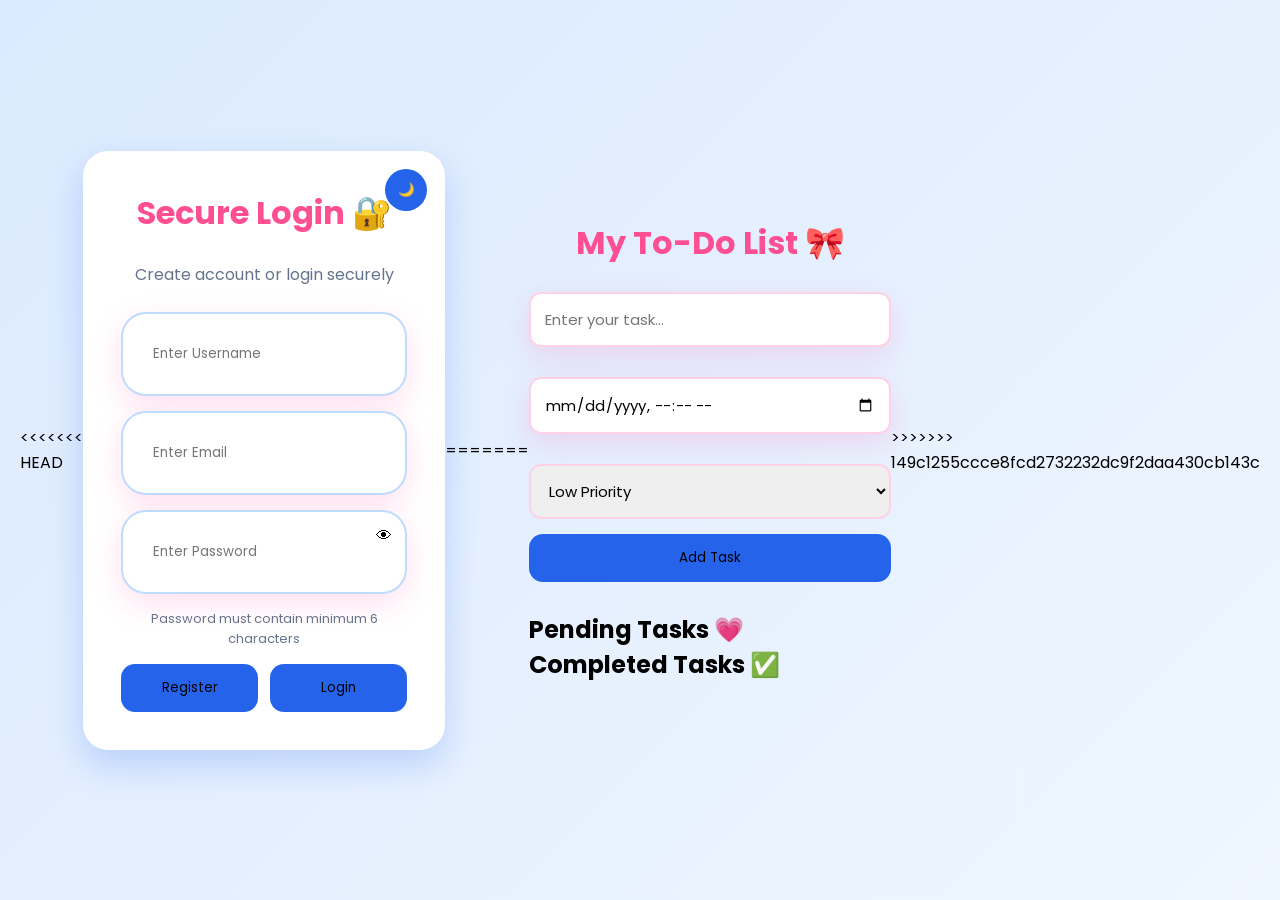
<file: index.html>
<!DOCTYPE html>
<html lang="en">
<head>
<<<<<<< HEAD
    <meta charset="UTF-8">
    <meta name="viewport" content="width=device-width, initial-scale=1.0">
    <title>Login Authentication</title>
    <link rel="stylesheet" href="style.css">
    <link href="https://fonts.googleapis.com/css2?family=Poppins:wght@300;400;500;600;700&display=swap" rel="stylesheet">
</head>
<body>

<div class="container">
    <div class="form-box">

        <button class="theme-btn" onclick="toggleTheme()">🌙</button>

        <h1>Secure Login 🔐</h1>
        <p class="subtitle">Create account or login securely</p>

        <input type="text" id="username" placeholder="Enter Username">
        <input type="email" id="email" placeholder="Enter Email">

        <div class="password-box">
            <input type="password" id="password" placeholder="Enter Password">
            <span onclick="togglePassword()">👁</span>
        </div>

        <p class="hint">Password must contain minimum 6 characters</p>

        <div class="buttons">
            <button onclick="registerUser()">Register</button>
            <button onclick="loginUser()">Login</button>
        </div>

        <p id="message"></p>

    </div>
</div>

<script src="script.js"></script>
=======
    <meta charset="UTF-8" />
    <meta name="viewport" content="width=device-width, initial-scale=1.0" />
    <title>Pink To-Do App</title>

    <!-- Google Font -->
    <link href="https://fonts.googleapis.com/css2?family=Poppins:wght@300;400;500;600&display=swap" rel="stylesheet">

    <!-- CSS -->
    <link rel="stylesheet" href="style.css">
</head>
<body>

    <div class="container">

        <h1>My To-Do List 🎀</h1>

        <!-- Input Section -->
        <div class="todo-input">
            <input type="text" id="taskInput" placeholder="Enter your task..." />

            <input type="datetime-local" id="taskDate">

            <select id="priority">
                <option value="Low">Low Priority</option>
                <option value="Medium">Medium Priority</option>
                <option value="High">High Priority</option>
            </select>

            <button id="addTaskBtn">Add Task</button>
        </div>

        <!-- Pending Tasks -->
        <div class="task-section">
            <h2>Pending Tasks 💗</h2>
            <ul id="pendingTasks"></ul>
        </div>

        <!-- Completed Tasks -->
        <div class="task-section">
            <h2>Completed Tasks ✅</h2>
            <ul id="completedTasks"></ul>
        </div>

    </div>

    <script src="script.js"></script>

>>>>>>> 149c1255ccce8fcd2732232dc9f2daa430cb143c
</body>
</html>
</file>
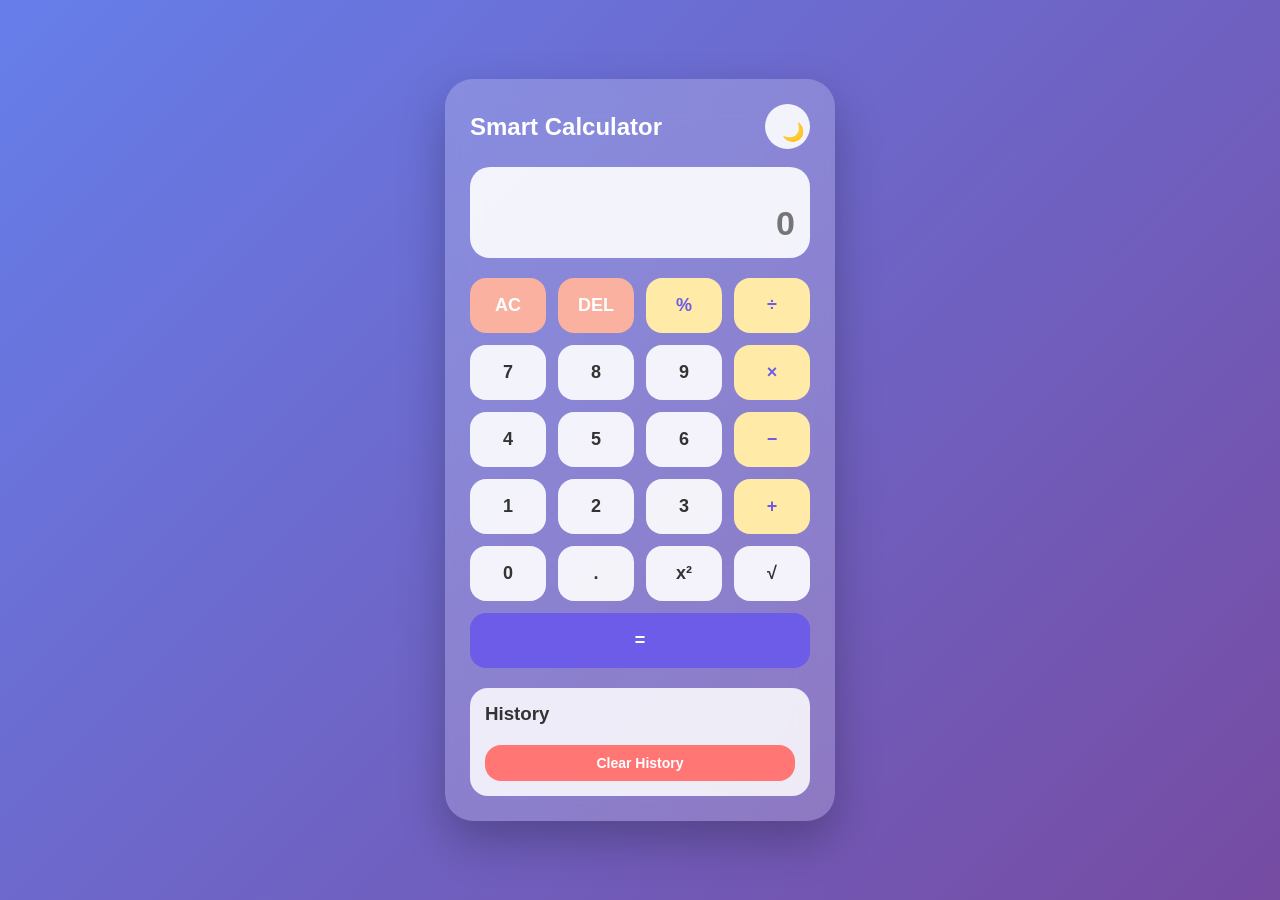
<file: Task1_Calculator/index.html>
<!DOCTYPE html>
<html lang="en">
<head>
    <meta charset="UTF-8">
    <meta name="viewport" content="width=device-width, initial-scale=1.0">
    <title>Premium Calculator</title>
    <link rel="stylesheet" href="style.css">
</head>
<body>

<div class="calculator">
    <div class="top-bar">
        <h2>Smart Calculator</h2>
        <button id="themeToggle">🌙</button>
    </div>

    <div class="display">
        <div id="history"></div>
        <input type="text" id="result" placeholder="0" readonly>
    </div>

    <div class="buttons">
        <button class="special" onclick="clearAll()">AC</button>
        <button class="special" onclick="deleteLast()">DEL</button>
        <button class="operator" onclick="appendValue('%')">%</button>
        <button class="operator" onclick="appendValue('/')">÷</button>

        <button onclick="appendValue('7')">7</button>
        <button onclick="appendValue('8')">8</button>
        <button onclick="appendValue('9')">9</button>
        <button class="operator" onclick="appendValue('*')">×</button>

        <button onclick="appendValue('4')">4</button>
        <button onclick="appendValue('5')">5</button>
        <button onclick="appendValue('6')">6</button>
        <button class="operator" onclick="appendValue('-')">−</button>

        <button onclick="appendValue('1')">1</button>
        <button onclick="appendValue('2')">2</button>
        <button onclick="appendValue('3')">3</button>
        <button class="operator" onclick="appendValue('+')">+</button>

        <button onclick="appendValue('0')">0</button>
        <button onclick="appendValue('.')">.</button>
        <button onclick="square()">x²</button>
        <button onclick="squareRoot()">√</button>

        <button class="equal" onclick="calculate()">=</button>
    </div>

    <div class="history-box">
        <h3>History</h3>
        <ul id="historyList"></ul>
        <button class="clear-history" onclick="clearHistory()">Clear History</button>
    </div>
</div>

<script src="script.js"></script>
</body>
</html>
</file>
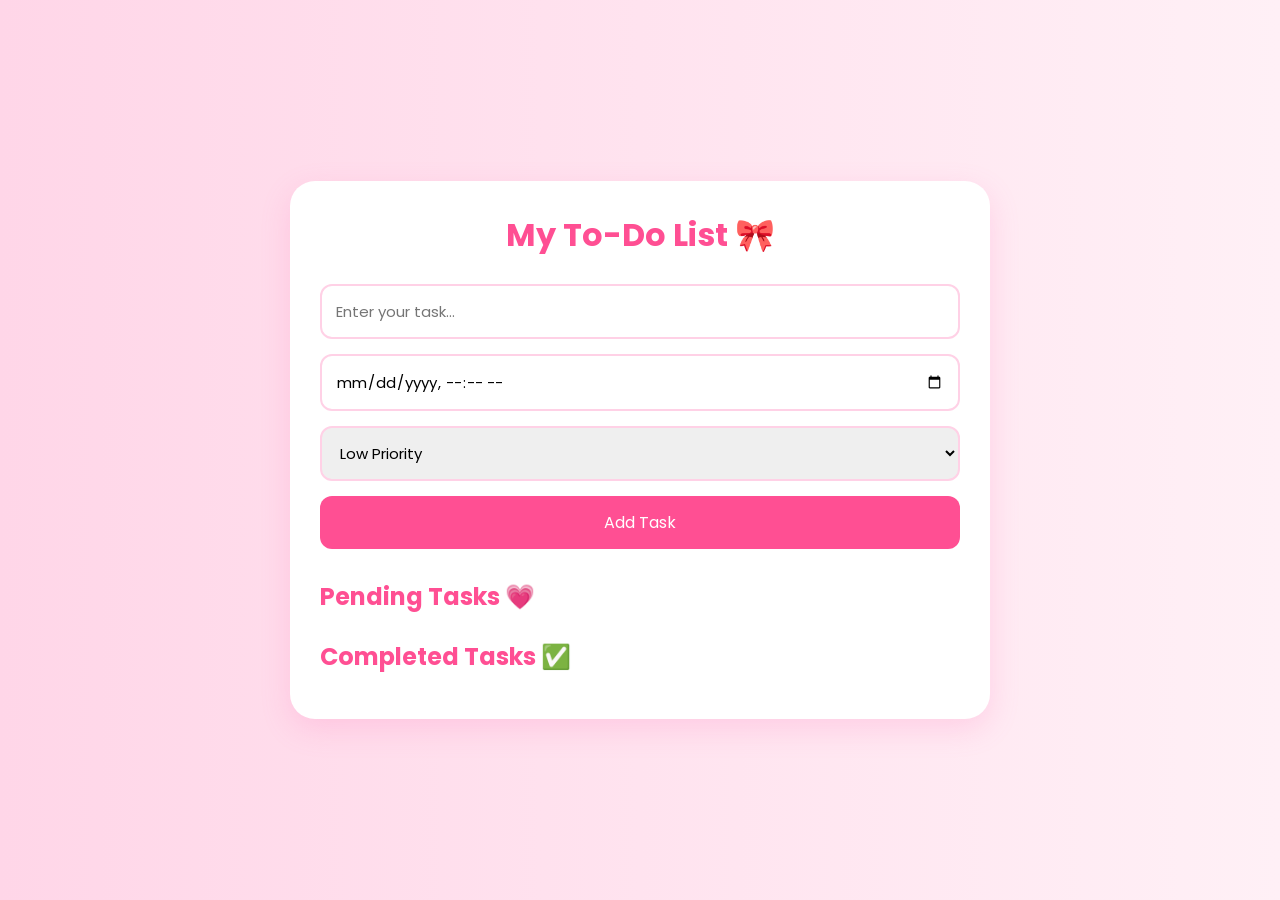
<file: Task3_ToDoApp/index.html>
<!DOCTYPE html>
<html lang="en">
<head>
    <meta charset="UTF-8" />
    <meta name="viewport" content="width=device-width, initial-scale=1.0" />
    <title>Pink To-Do App</title>

    <!-- Google Font -->
    <link href="https://fonts.googleapis.com/css2?family=Poppins:wght@300;400;500;600&display=swap" rel="stylesheet">

    <!-- CSS -->
    <link rel="stylesheet" href="style.css">
</head>
<body>

    <div class="container">

        <h1>My To-Do List 🎀</h1>

        <!-- Input Section -->
        <div class="todo-input">
            <input type="text" id="taskInput" placeholder="Enter your task..." />

            <input type="datetime-local" id="taskDate">

            <select id="priority">
                <option value="Low">Low Priority</option>
                <option value="Medium">Medium Priority</option>
                <option value="High">High Priority</option>
            </select>

            <button id="addTaskBtn">Add Task</button>
        </div>

        <!-- Pending Tasks -->
        <div class="task-section">
            <h2>Pending Tasks 💗</h2>
            <ul id="pendingTasks"></ul>
        </div>

        <!-- Completed Tasks -->
        <div class="task-section">
            <h2>Completed Tasks ✅</h2>
            <ul id="completedTasks"></ul>
        </div>

    </div>

    <script src="script.js"></script>

</body>
</html>
</file>
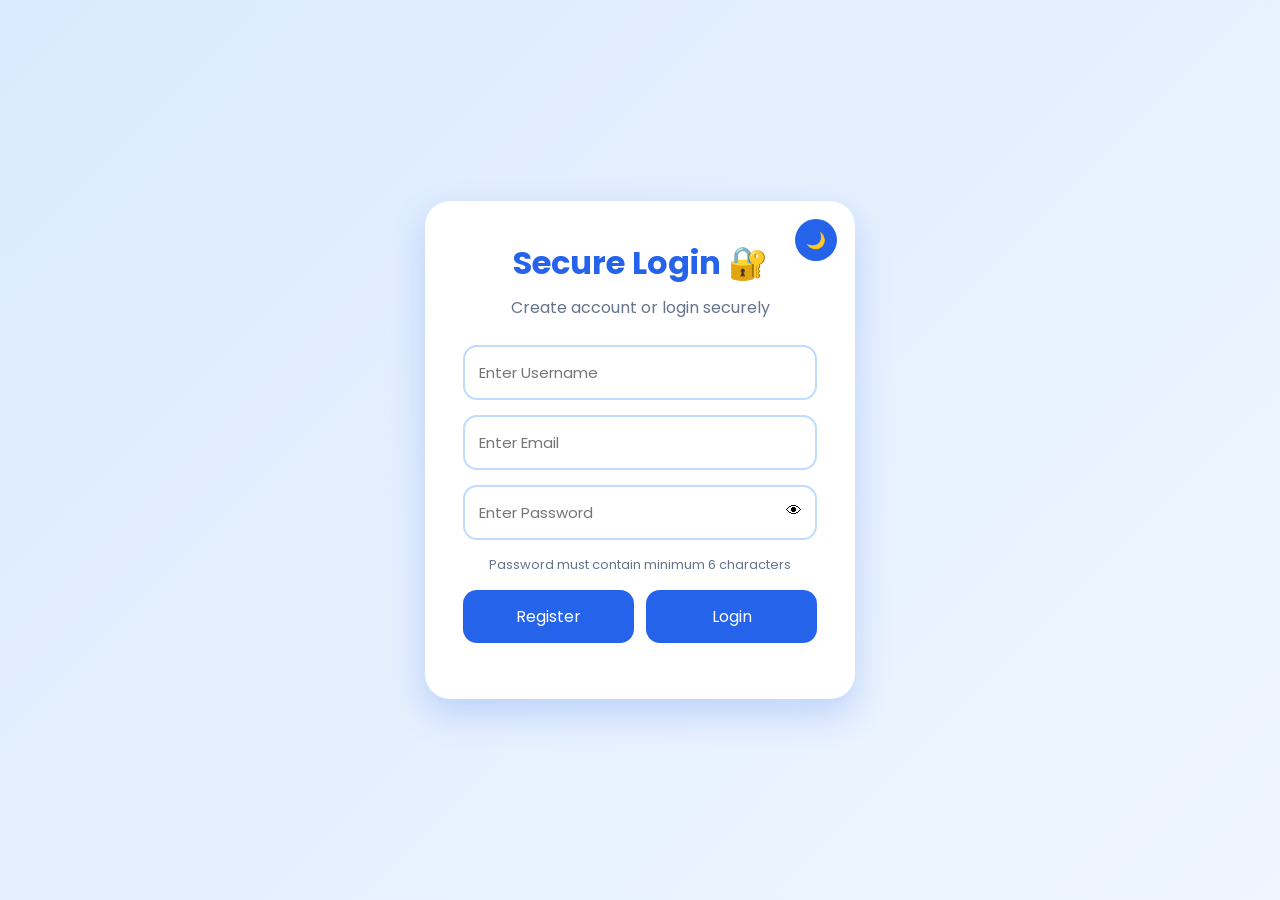
<file: Task4_LoginAuthentication/index.html>
<!DOCTYPE html>
<html lang="en">
<head>
    <meta charset="UTF-8">
    <meta name="viewport" content="width=device-width, initial-scale=1.0">
    <title>Login Authentication</title>
    <link rel="stylesheet" href="style.css">
    <link href="https://fonts.googleapis.com/css2?family=Poppins:wght@300;400;500;600;700&display=swap" rel="stylesheet">
</head>
<body>

<div class="container">
    <div class="form-box">

        <button class="theme-btn" onclick="toggleTheme()">🌙</button>

        <h1>Secure Login 🔐</h1>
        <p class="subtitle">Create account or login securely</p>

        <input type="text" id="username" placeholder="Enter Username">
        <input type="email" id="email" placeholder="Enter Email">

        <div class="password-box">
            <input type="password" id="password" placeholder="Enter Password">
            <span onclick="togglePassword()">👁</span>
        </div>

        <p class="hint">Password must contain minimum 6 characters</p>

        <div class="buttons">
            <button onclick="registerUser()">Register</button>
            <button onclick="loginUser()">Login</button>
        </div>

        <p id="message"></p>

    </div>
</div>

<script src="script.js"></script>
</body>
</html>
</file>
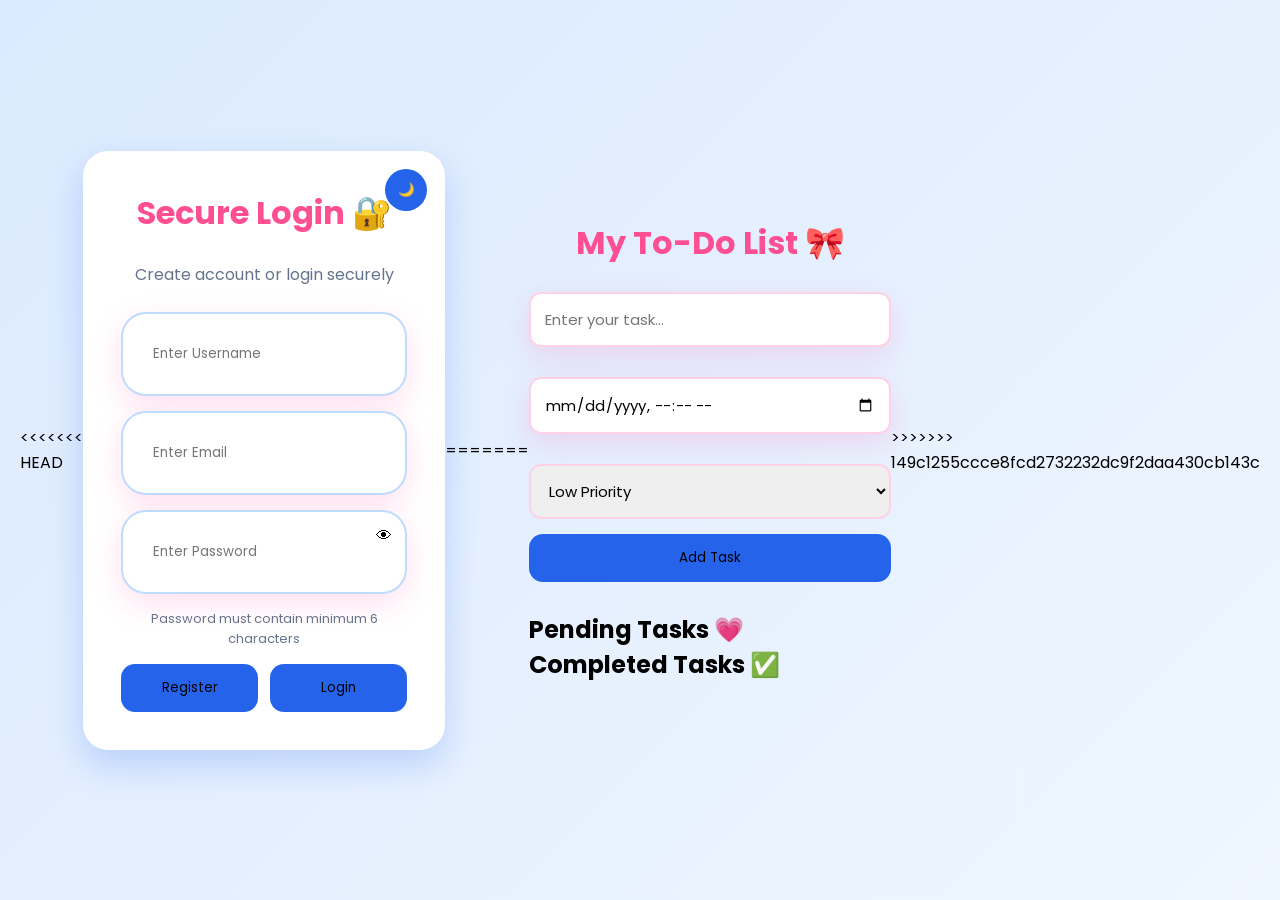
<file: dashboard.html>
<!DOCTYPE html>
<html lang="en">
<head>
    <meta charset="UTF-8">
    <meta name="viewport" content="width=device-width, initial-scale=1.0">
    <title>Secure Dashboard</title>
    <link rel="stylesheet" href="style.css">
</head>
<body>

<div class="container">
    <div class="form-box dashboard-card">

        <button class="theme-btn" onclick="toggleTheme()">🌙</button>

        <div class="profile-icon">👩‍💻</div>

        <h1>Welcome to Dashboard</h1>
        <p class="subtitle" id="userInfo">You have successfully logged in.</p>

        <div class="dashboard-grid">
            <div class="dash-box">🔐 Secure Login</div>
            <div class="dash-box"> Local Storage</div>
            <div class="dash-box"> Dark Mode</div>
        </div>

        <button onclick="logoutUser()">Logout</button>

    </div>
</div>

<script>
    const user = JSON.parse(localStorage.getItem("user"));
    const isLoggedIn = localStorage.getItem("isLoggedIn");

    if(isLoggedIn !== "true"){
        window.location.href = "index.html";
    }

    if(user){
        document.getElementById("userInfo").innerText =
            "Hello, " + user.username + "  You are logged in securely.";
    }

    function logoutUser(){
        localStorage.setItem("isLoggedIn", "false");
        window.location.href = "index.html";
    }

    function toggleTheme(){
        document.body.classList.toggle("dark");

        if(document.body.classList.contains("dark")){
            localStorage.setItem("theme", "dark");
        }
        else{
            localStorage.setItem("theme", "light");
        }
    }

    window.onload = function(){
        if(localStorage.getItem("theme") === "dark"){
            document.body.classList.add("dark");
        }
    };
</script>

</body>
</html>
</file>
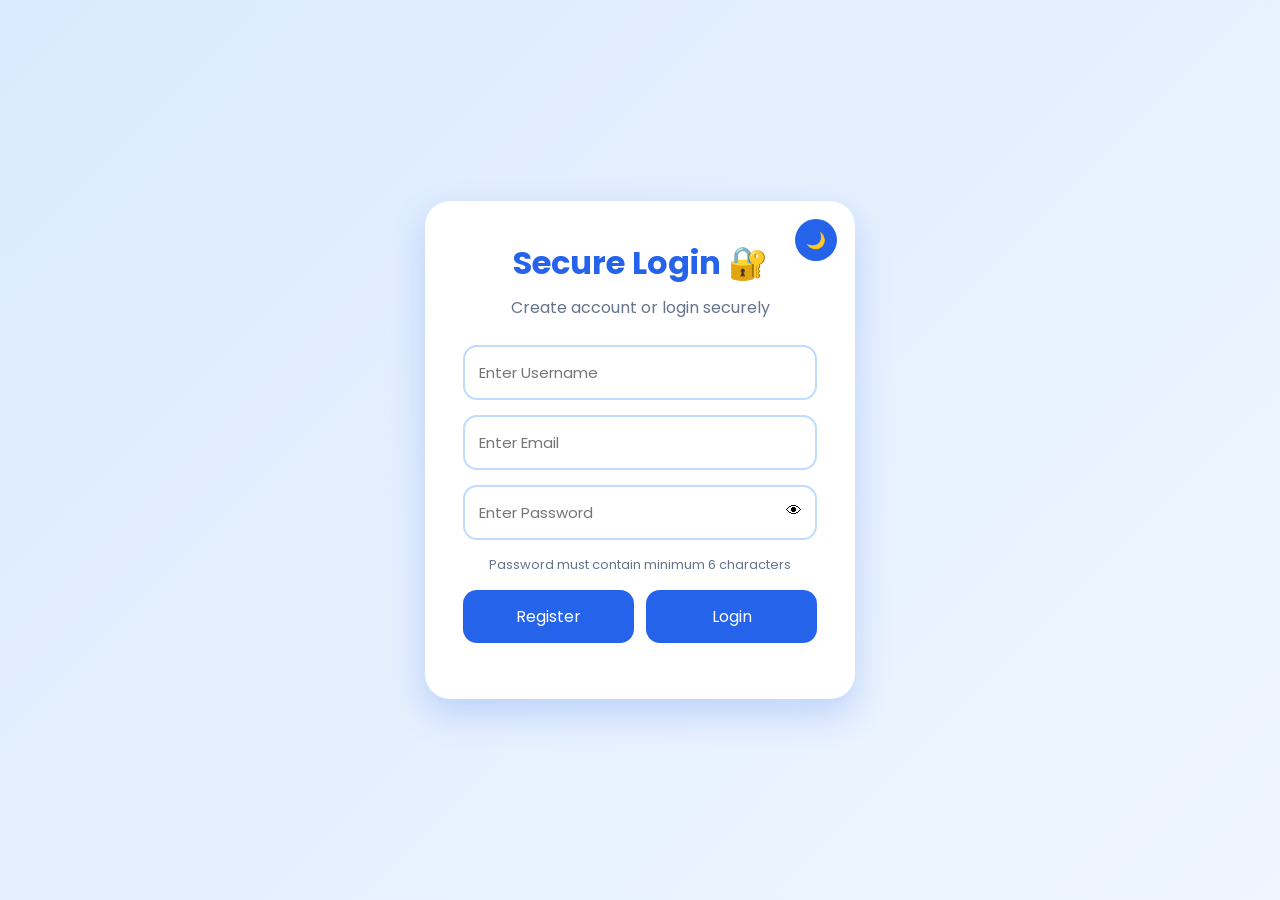
<file: Task4_LoginAuthentication/dashboard.html>
<!DOCTYPE html>
<html lang="en">
<head>
    <meta charset="UTF-8">
    <meta name="viewport" content="width=device-width, initial-scale=1.0">
    <title>Secure Dashboard</title>
    <link rel="stylesheet" href="style.css">
</head>
<body>

<div class="container">
    <div class="form-box dashboard-card">

        <button class="theme-btn" onclick="toggleTheme()">🌙</button>

        <div class="profile-icon">👩‍💻</div>

        <h1>Welcome to Dashboard</h1>
        <p class="subtitle" id="userInfo">You have successfully logged in.</p>

        <div class="dashboard-grid">
            <div class="dash-box">🔐 Secure Login</div>
            <div class="dash-box">💾 Local Storage</div>
            <div class="dash-box">🌙 Dark Mode</div>
        </div>

        <button onclick="logoutUser()">Logout</button>

    </div>
</div>

<script>
    const user = JSON.parse(localStorage.getItem("user"));
    const isLoggedIn = localStorage.getItem("isLoggedIn");

    if(isLoggedIn !== "true"){
        window.location.href = "index.html";
    }

    if(user){
        document.getElementById("userInfo").innerText =
            "Hello, " + user.username + " 👋 You are logged in securely.";
    }

    function logoutUser(){
        localStorage.setItem("isLoggedIn", "false");
        window.location.href = "index.html";
    }

    function toggleTheme(){
        document.body.classList.toggle("dark");

        if(document.body.classList.contains("dark")){
            localStorage.setItem("theme", "dark");
        }
        else{
            localStorage.setItem("theme", "light");
        }
    }

    window.onload = function(){
        if(localStorage.getItem("theme") === "dark"){
            document.body.classList.add("dark");
        }
    };
</script>

</body>
</html>
</file>
<file: style.css>
*{
    margin: 0;
    padding: 0;
    box-sizing: border-box;
    font-family: 'Poppins', sans-serif;
}

body{
<<<<<<< HEAD
    min-height: 100vh;
    background: linear-gradient(135deg, #dbeafe, #eff6ff);
    display: flex;
    justify-content: center;
    align-items: center;
    transition: 0.4s ease;
=======
    background: linear-gradient(to right, #ffd6e8, #fff0f6);
    min-height: 100vh;
    display: flex;
    justify-content: center;
    align-items: center;
    padding: 20px;
>>>>>>> 149c1255ccce8fcd2732232dc9f2daa430cb143c
}

.container{
    width: 100%;
<<<<<<< HEAD
    padding: 20px;
}

.form-box{
    position: relative;
    max-width: 430px;
    margin: auto;
    background: white;
    padding: 38px;
    border-radius: 25px;
    box-shadow: 0 15px 35px rgba(37, 99, 235, 0.22);
    text-align: center;
    animation: fadeUp 0.8s ease;
}

@keyframes fadeUp{
    from{
        opacity: 0;
        transform: translateY(25px);
    }
    to{
        opacity: 1;
        transform: translateY(0);
    }
}

.theme-btn{
    position: absolute;
    top: 18px;
    right: 18px;
    width: 42px;
    height: 42px;
    border-radius: 50%;
    padding: 0;
}

h1{
    color: #2563eb;
    margin-bottom: 8px;
}

.subtitle{
    color: #64748b;
    margin-bottom: 25px;
}

input{
    width: 100%;
    padding: 14px;
    margin-bottom: 15px;
    border: 2px solid #bfdbfe;
    border-radius: 14px;
=======
    max-width: 700px;
    background: white;
    padding: 30px;
    border-radius: 25px;
    box-shadow: 0 10px 30px rgba(255, 105, 180, 0.2);
}

h1{
    text-align: center;
    margin-bottom: 25px;
    color: #ff4f93;
}

.todo-input{
    display: flex;
    flex-direction: column;
    gap: 15px;
    margin-bottom: 30px;
}

.todo-input input,
.todo-input select{
    padding: 14px;
    border: 2px solid #ffd1e6;
    border-radius: 12px;
>>>>>>> 149c1255ccce8fcd2732232dc9f2daa430cb143c
    outline: none;
    font-size: 15px;
}

<<<<<<< HEAD
input:focus{
    border-color: #2563eb;
    box-shadow: 0 0 8px rgba(37, 99, 235, 0.18);
}

.password-box{
    position: relative;
}

.password-box input{
    padding-right: 45px;
}

.password-box span{
    position: absolute;
    right: 15px;
    top: 13px;
    cursor: pointer;
}

.hint{
    font-size: 13px;
    color: #64748b;
    margin-bottom: 15px;
}

.buttons{
    display: flex;
    gap: 12px;
}

button{
    width: 100%;
    padding: 14px;
    border: none;
    border-radius: 14px;
    background: #2563eb;
=======
.todo-input button{
    padding: 14px;
    border: none;
    border-radius: 12px;
    background: #ff4f93;
>>>>>>> 149c1255ccce8fcd2732232dc9f2daa430cb143c
    color: white;
    font-size: 16px;
    cursor: pointer;
    transition: 0.3s;
}

<<<<<<< HEAD
button:hover{
    background: #1d4ed8;
    transform: translateY(-2px);
}

#message{
    margin-top: 18px;
    font-weight: 500;
}

.success{
    color: green;
}

.error{
    color: red;
}

/* Dashboard */
.dashboard-card{
    max-width: 650px;
}

.profile-icon{
    font-size: 55px;
    margin-bottom: 10px;
}

.dashboard-grid{
    display: grid;
    grid-template-columns: repeat(3, 1fr);
    gap: 15px;
    margin: 25px 0;
}

.dash-box{
    background: #eff6ff;
    padding: 18px;
    border-radius: 18px;
    color: #2563eb;
    font-weight: 600;
}

/* Dark Mode */
body.dark{
    background: linear-gradient(135deg, #0f172a, #1e293b);
}

body.dark .form-box{
    background: #111827;
    box-shadow: 0 15px 35px rgba(0, 0, 0, 0.4);
}

body.dark h1{
    color: #60a5fa;
}

body.dark .subtitle,
body.dark .hint{
    color: #cbd5e1;
}

body.dark input{
    background: #1f2937;
    color: white;
    border-color: #334155;
}

body.dark input::placeholder{
    color: #94a3b8;
}

body.dark button{
    background: #3b82f6;
}

body.dark button:hover{
    background: #2563eb;
}

body.dark .dash-box{
    background: #1f2937;
    color: #93c5fd;
}

@media(max-width: 500px){
    .form-box{
        padding: 30px 22px;
    }

    .buttons,
    .dashboard-grid{
        grid-template-columns: 1fr;
        flex-direction: column;
    }
=======
.todo-input button:hover{
    background: #ff2f7d;
}

.task-section{
    margin-top: 25px;
}

.task-section h2{
    margin-bottom: 15px;
    color: #ff4f93;
}

ul{
    list-style: none;
}

li{
    background: #fff5fa;
    padding: 15px;
    border-radius: 15px;
    margin-bottom: 15px;
    display: flex;
    justify-content: space-between;
    align-items: center;
    flex-wrap: wrap;
    gap: 10px;
    border-left: 5px solid #ff4f93;
}

.task-info{
    display: flex;
    flex-direction: column;
}

.task-buttons{
    display: flex;
    gap: 10px;
}

.task-buttons button{
    border: none;
    padding: 8px 12px;
    border-radius: 8px;
    cursor: pointer;
    color: white;
}

.complete-btn{
    background: #4CAF50;
}

.edit-btn{
    background: #ff9800;
}

.delete-btn{
    background: #f44336;
}

.priority{
    font-size: 13px;
    margin-top: 5px;
    color: #777;
}

@media(max-width: 600px){

    .container{
        padding: 20px;
    }

    li{
        flex-direction: column;
        align-items: flex-start;
    }

    .task-buttons{
        width: 100%;
        justify-content: flex-start;
    }
}
.low{
    border-left: 5px solid #4CAF50;
}

.medium{
    border-left: 5px solid #ff9800;
}

.high{
    border-left: 5px solid #f44336;
>>>>>>> 149c1255ccce8fcd2732232dc9f2daa430cb143c
}
</file>
<file: Task1_Calculator/style.css>
*{
    margin: 0;
    padding: 0;
    box-sizing: border-box;
    font-family: 'Segoe UI', sans-serif;
}

body{
    min-height: 100vh;
    background: linear-gradient(135deg, #667eea, #764ba2);
    display: flex;
    justify-content: center;
    align-items: center;
    padding: 20px;
    transition: 0.4s;
}

.calculator{
    width: 100%;
    max-width: 390px;
    background: rgba(255,255,255,0.2);
    backdrop-filter: blur(18px);
    border-radius: 28px;
    padding: 25px;
    box-shadow: 0 20px 45px rgba(0,0,0,0.25);
    animation: pop 0.7s ease;
}

@keyframes pop{
    from{
        opacity: 0;
        transform: scale(0.9);
    }
    to{
        opacity: 1;
        transform: scale(1);
    }
}

.top-bar{
    display: flex;
    justify-content: space-between;
    align-items: center;
    color: white;
    margin-bottom: 18px;
}

#themeToggle{
    width: 45px;
    height: 45px;
    border-radius: 50%;
    border: none;
    cursor: pointer;
    font-size: 18px;
}

.display{
    background: rgba(255,255,255,0.9);
    border-radius: 20px;
    padding: 15px;
    margin-bottom: 20px;
}

#history{
    min-height: 22px;
    text-align: right;
    color: #777;
    font-size: 14px;
}

#result{
    width: 100%;
    border: none;
    outline: none;
    background: transparent;
    text-align: right;
    font-size: 34px;
    font-weight: bold;
    color: #222;
}

.buttons{
    display: grid;
    grid-template-columns: repeat(4, 1fr);
    gap: 12px;
}

button{
    padding: 17px;
    border: none;
    border-radius: 16px;
    font-size: 18px;
    font-weight: 600;
    cursor: pointer;
    background: rgba(255,255,255,0.9);
    color: #333;
    transition: 0.25s;
}

button:hover{
    transform: translateY(-3px);
    box-shadow: 0 8px 18px rgba(0,0,0,0.18);
}

.operator{
    background: #ffeaa7;
    color: #6c5ce7;
}

.special{
    background: #fab1a0;
    color: white;
}

.equal{
    grid-column: span 4;
    background: #6c5ce7;
    color: white;
}

.history-box{
    margin-top: 20px;
    background: rgba(255,255,255,0.85);
    border-radius: 18px;
    padding: 15px;
}

.history-box h3{
    margin-bottom: 10px;
    color: #333;
}

#historyList{
    max-height: 100px;
    overflow-y: auto;
    list-style: none;
    font-size: 14px;
    color: #444;
}

#historyList li{
    padding: 6px 0;
    border-bottom: 1px solid #ddd;
}

.clear-history{
    margin-top: 10px;
    width: 100%;
    background: #ff7675;
    color: white;
    font-size: 14px;
    padding: 10px;
}

/* Dark Mode */
body.dark{
    background: linear-gradient(135deg, #0f172a, #1e293b);
}

body.dark .calculator{
    background: rgba(15,23,42,0.85);
}

body.dark .display,
body.dark .history-box{
    background: #1f2937;
}

body.dark #result,
body.dark .history-box h3,
body.dark #historyList{
    color: white;
}

body.dark #history{
    color: #cbd5e1;
}

body.dark button{
    background: #334155;
    color: white;
}

body.dark .operator{
    background: #2563eb;
}

body.dark .special{
    background: #dc2626;
}

body.dark .equal{
    background: #7c3aed;
}

body.dark .clear-history{
    background: #ef4444;
}

@media(max-width: 420px){
    .calculator{
        padding: 18px;
    }

    button{
        padding: 14px;
        font-size: 16px;
    }

    #result{
        font-size: 28px;
    }
}
</file>
<file: Task3_ToDoApp/style.css>
*{
    margin: 0;
    padding: 0;
    box-sizing: border-box;
    font-family: 'Poppins', sans-serif;
}

body{
    background: linear-gradient(to right, #ffd6e8, #fff0f6);
    min-height: 100vh;
    display: flex;
    justify-content: center;
    align-items: center;
    padding: 20px;
}

.container{
    width: 100%;
    max-width: 700px;
    background: white;
    padding: 30px;
    border-radius: 25px;
    box-shadow: 0 10px 30px rgba(255, 105, 180, 0.2);
}

h1{
    text-align: center;
    margin-bottom: 25px;
    color: #ff4f93;
}

.todo-input{
    display: flex;
    flex-direction: column;
    gap: 15px;
    margin-bottom: 30px;
}

.todo-input input,
.todo-input select{
    padding: 14px;
    border: 2px solid #ffd1e6;
    border-radius: 12px;
    outline: none;
    font-size: 15px;
}

.todo-input button{
    padding: 14px;
    border: none;
    border-radius: 12px;
    background: #ff4f93;
    color: white;
    font-size: 16px;
    cursor: pointer;
    transition: 0.3s;
}

.todo-input button:hover{
    background: #ff2f7d;
}

.task-section{
    margin-top: 25px;
}

.task-section h2{
    margin-bottom: 15px;
    color: #ff4f93;
}

ul{
    list-style: none;
}

li{
    background: #fff5fa;
    padding: 15px;
    border-radius: 15px;
    margin-bottom: 15px;
    display: flex;
    justify-content: space-between;
    align-items: center;
    flex-wrap: wrap;
    gap: 10px;
    border-left: 5px solid #ff4f93;
}

.task-info{
    display: flex;
    flex-direction: column;
}

.task-buttons{
    display: flex;
    gap: 10px;
}

.task-buttons button{
    border: none;
    padding: 8px 12px;
    border-radius: 8px;
    cursor: pointer;
    color: white;
}

.complete-btn{
    background: #4CAF50;
}

.edit-btn{
    background: #ff9800;
}

.delete-btn{
    background: #f44336;
}

.priority{
    font-size: 13px;
    margin-top: 5px;
    color: #777;
}

@media(max-width: 600px){

    .container{
        padding: 20px;
    }

    li{
        flex-direction: column;
        align-items: flex-start;
    }

    .task-buttons{
        width: 100%;
        justify-content: flex-start;
    }
}
.low{
    border-left: 5px solid #4CAF50;
}

.medium{
    border-left: 5px solid #ff9800;
}

.high{
    border-left: 5px solid #f44336;
}
</file>
<file: Task4_LoginAuthentication/style.css>
*{
    margin: 0;
    padding: 0;
    box-sizing: border-box;
    font-family: 'Poppins', sans-serif;
}

body{
    min-height: 100vh;
    background: linear-gradient(135deg, #dbeafe, #eff6ff);
    display: flex;
    justify-content: center;
    align-items: center;
    transition: 0.4s ease;
}

.container{
    width: 100%;
    padding: 20px;
}

.form-box{
    position: relative;
    max-width: 430px;
    margin: auto;
    background: white;
    padding: 38px;
    border-radius: 25px;
    box-shadow: 0 15px 35px rgba(37, 99, 235, 0.22);
    text-align: center;
    animation: fadeUp 0.8s ease;
}

@keyframes fadeUp{
    from{
        opacity: 0;
        transform: translateY(25px);
    }
    to{
        opacity: 1;
        transform: translateY(0);
    }
}

.theme-btn{
    position: absolute;
    top: 18px;
    right: 18px;
    width: 42px;
    height: 42px;
    border-radius: 50%;
    padding: 0;
}

h1{
    color: #2563eb;
    margin-bottom: 8px;
}

.subtitle{
    color: #64748b;
    margin-bottom: 25px;
}

input{
    width: 100%;
    padding: 14px;
    margin-bottom: 15px;
    border: 2px solid #bfdbfe;
    border-radius: 14px;
    outline: none;
    font-size: 15px;
}

input:focus{
    border-color: #2563eb;
    box-shadow: 0 0 8px rgba(37, 99, 235, 0.18);
}

.password-box{
    position: relative;
}

.password-box input{
    padding-right: 45px;
}

.password-box span{
    position: absolute;
    right: 15px;
    top: 13px;
    cursor: pointer;
}

.hint{
    font-size: 13px;
    color: #64748b;
    margin-bottom: 15px;
}

.buttons{
    display: flex;
    gap: 12px;
}

button{
    width: 100%;
    padding: 14px;
    border: none;
    border-radius: 14px;
    background: #2563eb;
    color: white;
    font-size: 16px;
    cursor: pointer;
    transition: 0.3s;
}

button:hover{
    background: #1d4ed8;
    transform: translateY(-2px);
}

#message{
    margin-top: 18px;
    font-weight: 500;
}

.success{
    color: green;
}

.error{
    color: red;
}

/* Dashboard */
.dashboard-card{
    max-width: 650px;
}

.profile-icon{
    font-size: 55px;
    margin-bottom: 10px;
}

.dashboard-grid{
    display: grid;
    grid-template-columns: repeat(3, 1fr);
    gap: 15px;
    margin: 25px 0;
}

.dash-box{
    background: #eff6ff;
    padding: 18px;
    border-radius: 18px;
    color: #2563eb;
    font-weight: 600;
}

/* Dark Mode */
body.dark{
    background: linear-gradient(135deg, #0f172a, #1e293b);
}

body.dark .form-box{
    background: #111827;
    box-shadow: 0 15px 35px rgba(0, 0, 0, 0.4);
}

body.dark h1{
    color: #60a5fa;
}

body.dark .subtitle,
body.dark .hint{
    color: #cbd5e1;
}

body.dark input{
    background: #1f2937;
    color: white;
    border-color: #334155;
}

body.dark input::placeholder{
    color: #94a3b8;
}

body.dark button{
    background: #3b82f6;
}

body.dark button:hover{
    background: #2563eb;
}

body.dark .dash-box{
    background: #1f2937;
    color: #93c5fd;
}

@media(max-width: 500px){
    .form-box{
        padding: 30px 22px;
    }

    .buttons,
    .dashboard-grid{
        grid-template-columns: 1fr;
        flex-direction: column;
    }
}
</file>
